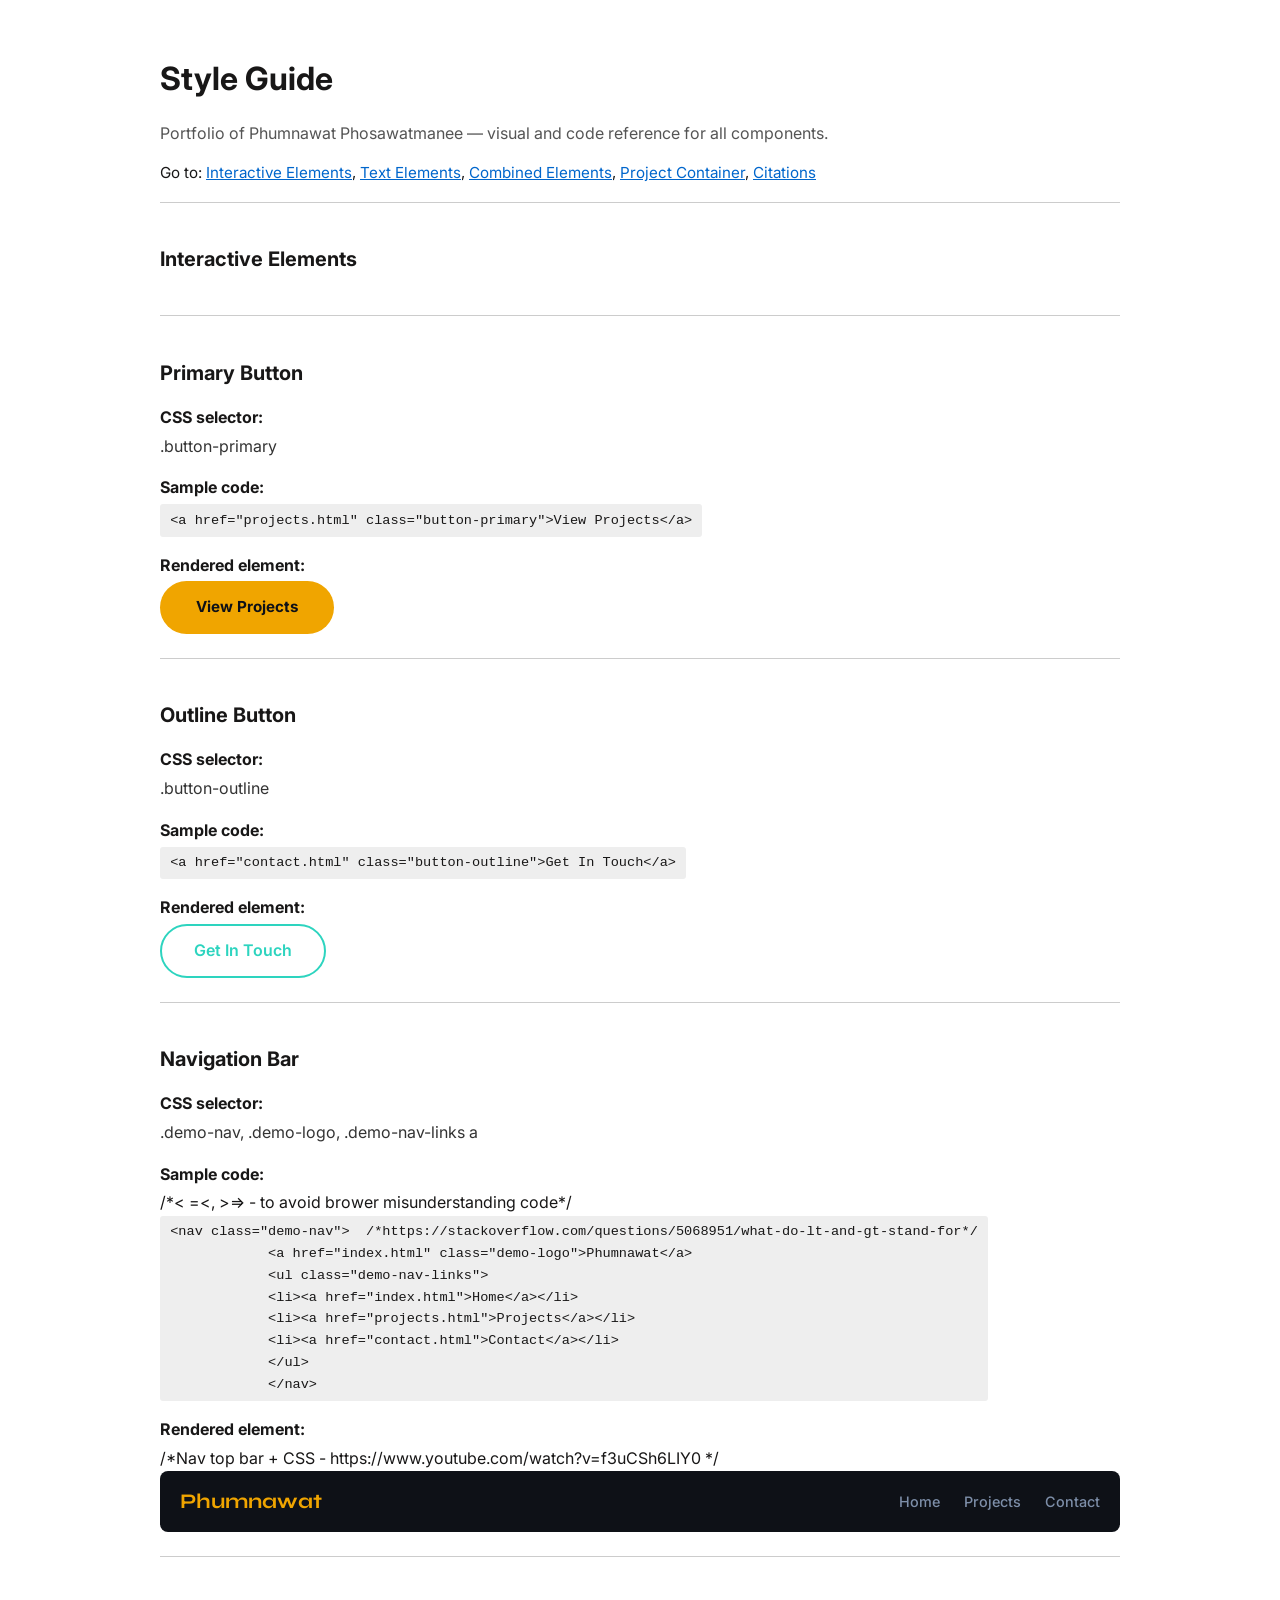
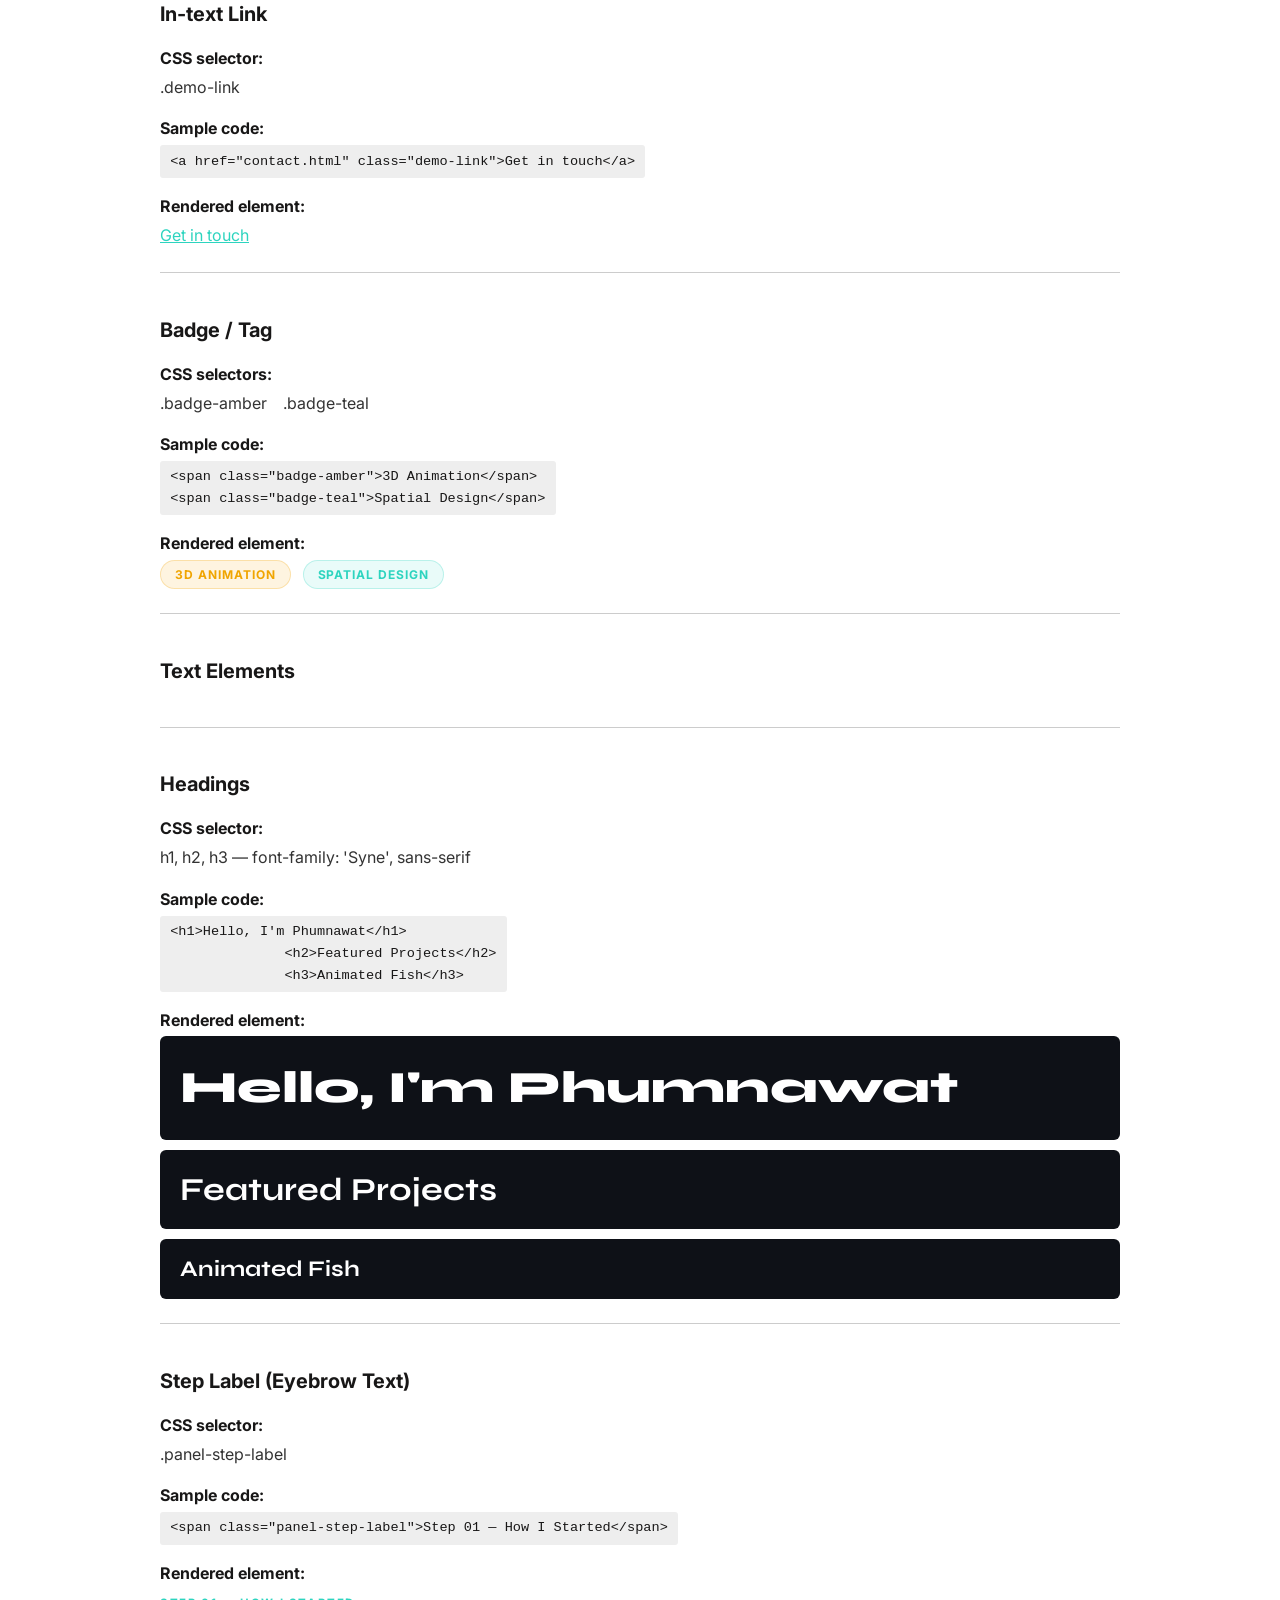
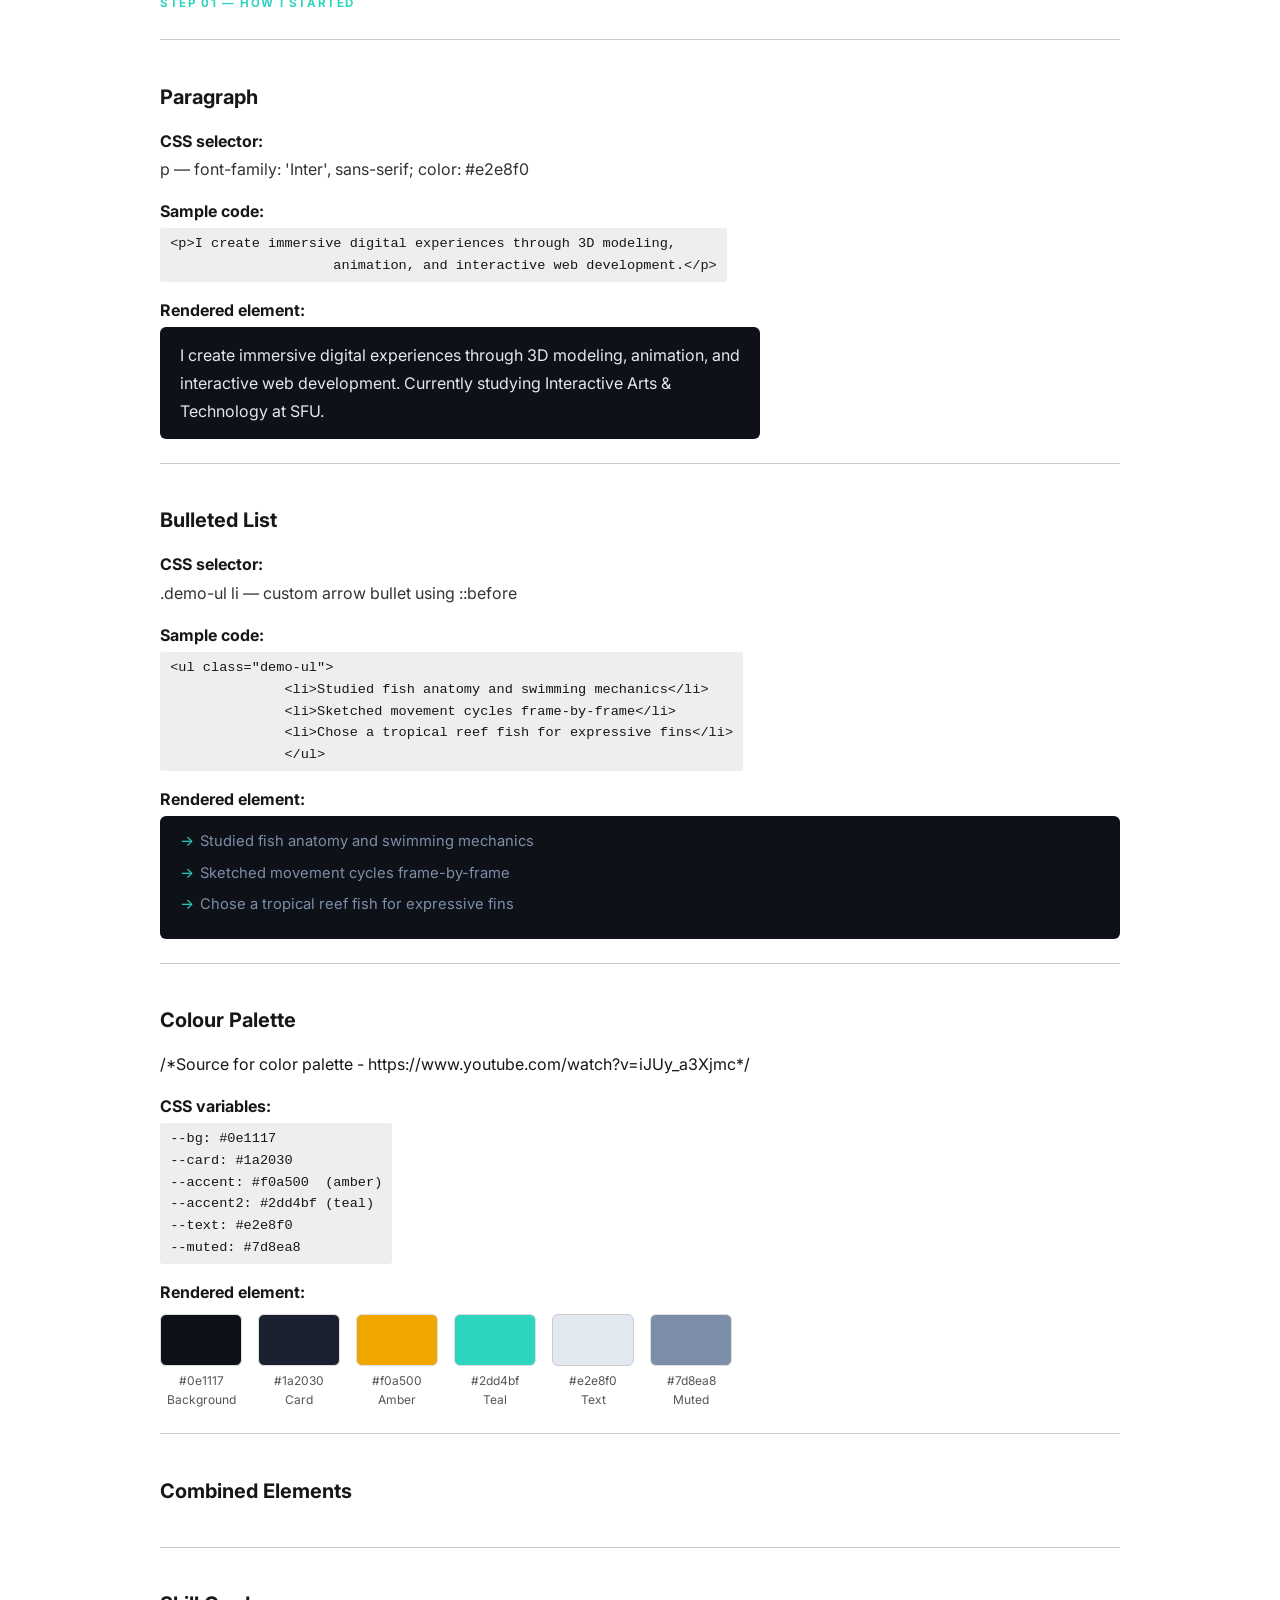
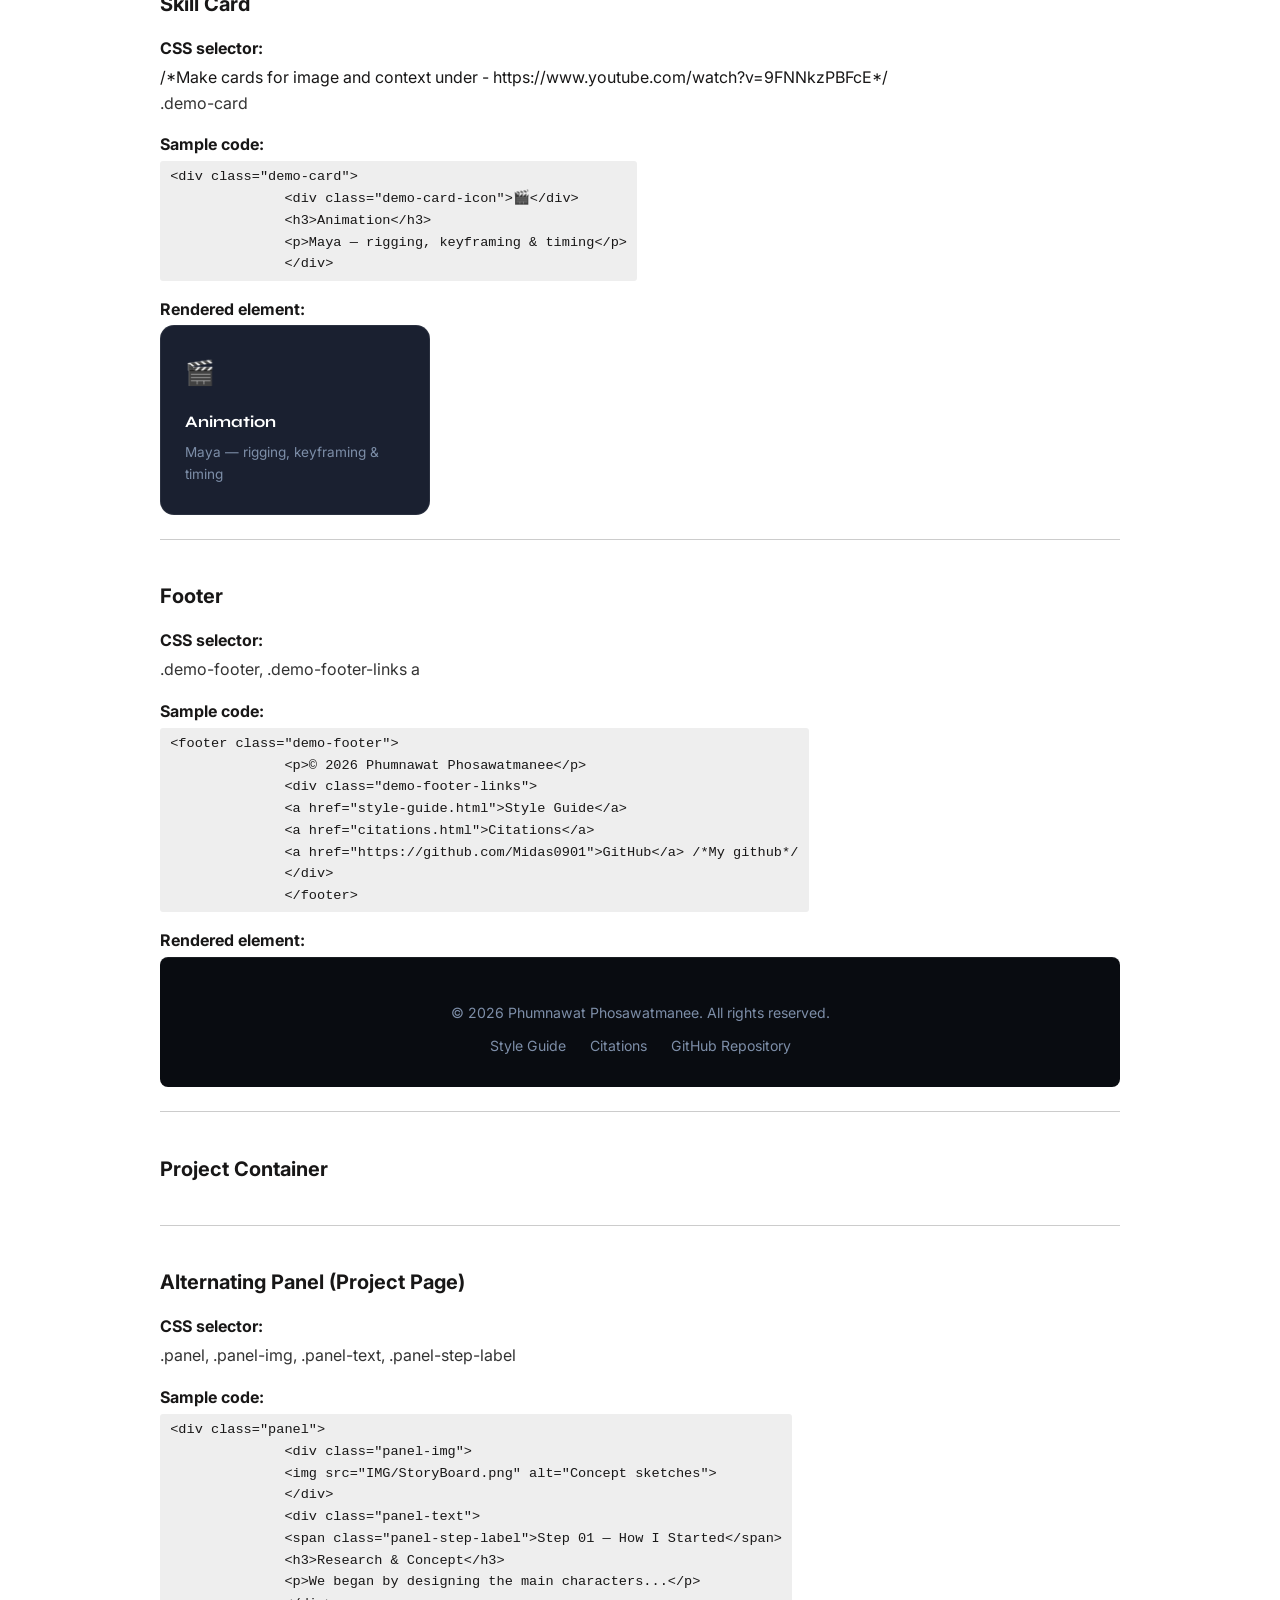
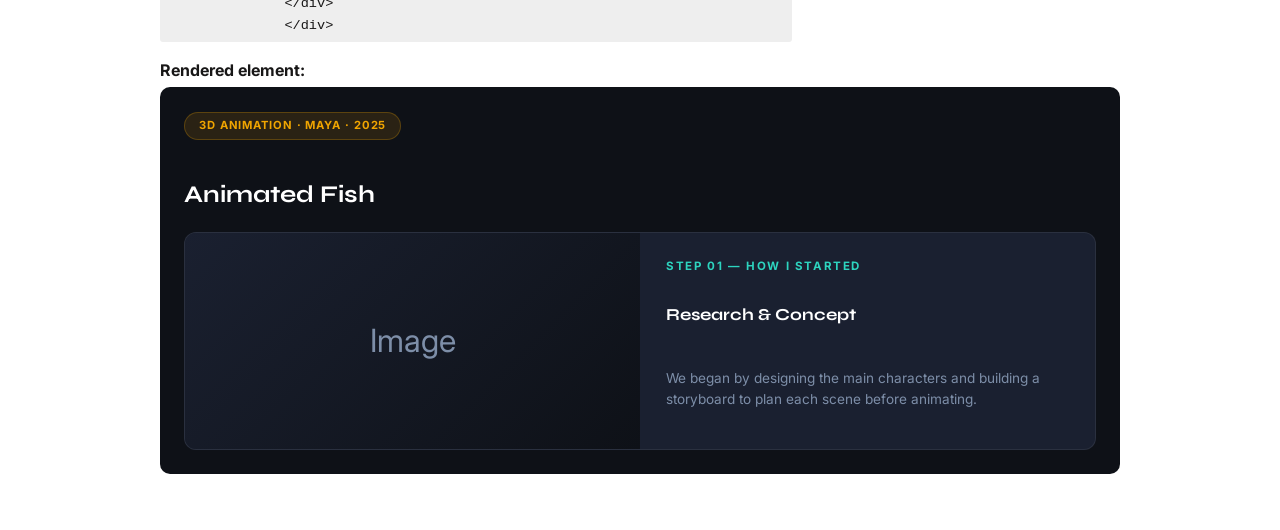
<file: index.html>
<!DOCTYPE html>
<html lang="en">
<head>
    <meta charset="UTF-8">
    <meta name="viewport" content="width=device-width, initial-scale=1.0">
    <title>Style Guide — Phumnawat Phosawatmanee</title>
    <link rel="stylesheet" href="https://fonts.googleapis.com/css2?family=Inter:wght@400;500;600;700&family=Syne:wght@700;800&display=swap">
    <link rel="stylesheet" href="https://cdnjs.cloudflare.com/ajax/libs/font-awesome/6.5.0/css/all.min.css">
    <link rel="stylesheet" href="main.css">
</head>
<body>

    <h1>Style Guide</h1>
    <p class="intro-desc">Portfolio of Phumnawat Phosawatmanee — visual and code reference for all components.</p>

    <p class="jump-links">
        Go to:
        <a href="#interactive">Interactive Elements</a>,
        <a href="#text">Text Elements</a>,
        <a href="#combined">Combined Elements</a>,
        <a href="#project">Project Container</a>,
        <a href="citations.html">Citations</a>
    </p>

    <!--  INTERACTIVE ELEMENTS -->
    <section id="interactive">
        <h2>Interactive Elements</h2>
    </section>

    <!-- Primary Button --> 
    <!-- Source - https://www.youtube.com/watch?v=PTVXnOrQoBQ --> 
     <!-- Hover effects--> 
    <section>
        <h2>Primary Button</h2>

        <p class="sg-label">CSS selector:</p>
        <p class="sg-value">.button-primary</p>

        <p class="sg-label">Sample code:</p>
        <code>&lt;a href="projects.html" class="button-primary"&gt;View Projects&lt;/a&gt;</code>

        <p class="sg-label">Rendered element:</p>
        <a href="#" class="button-primary">View Projects</a>
    </section>

    <!-- Outline Button -->
    <!-- Source - https://www.youtube.com/watch?v=PTVXnOrQoBQ --> 
    <!-- Hover effects - change color--> 
    <section>
        <h2>Outline Button</h2>

        <p class="sg-label">CSS selector:</p>
        <p class="sg-value">.button-outline</p>

        <p class="sg-label">Sample code:</p>
        <code>&lt;a href="contact.html" class="button-outline"&gt;Get In Touch&lt;/a&gt;</code>

        <p class="sg-label">Rendered element:</p>
        <a href="#" class="button-outline">Get In Touch</a>
    </section>

    <!-- Navigation -->
    <section>
        <h2>Navigation Bar</h2>

        <p class="sg-label">CSS selector:</p>
        <p class="sg-value">.demo-nav, .demo-logo, .demo-nav-links a</p>

        <p class="sg-label">Sample code:</p>/*&lt =<, &gt=> - to avoid brower misunderstanding code*/
        <code>&lt;nav class="demo-nav"&gt;  /*https://stackoverflow.com/questions/5068951/what-do-lt-and-gt-stand-for*/
            &lt;a href="index.html" class="demo-logo"&gt;Phumnawat&lt;/a&gt;
            &lt;ul class="demo-nav-links"&gt;
            &lt;li&gt;&lt;a href="index.html"&gt;Home&lt;/a&gt;&lt;/li&gt;
            &lt;li&gt;&lt;a href="projects.html"&gt;Projects&lt;/a&gt;&lt;/li&gt;
            &lt;li&gt;&lt;a href="contact.html"&gt;Contact&lt;/a&gt;&lt;/li&gt;
            &lt;/ul&gt;
            &lt;/nav&gt;</code>

        <p class="sg-label">Rendered element:</p> /*Nav top bar + CSS - https://www.youtube.com/watch?v=f3uCSh6LIY0 */
        <nav class="demo-nav">
            <a href="#" class="demo-logo">Phumnawat</a>
            <ul class="demo-nav-links">
                <li><a href="#">Home</a></li>
                <li><a href="#">Projects</a></li>
                <li><a href="#">Contact</a></li>
            </ul>
        </nav>
    </section>

    <!-- In-text link -->
    <section>
        <h2>In-text Link</h2>

        <p class="sg-label">CSS selector:</p>
        <p class="sg-value">.demo-link</p>

        <p class="sg-label">Sample code:</p>
        <code>&lt;a href="contact.html" class="demo-link"&gt;Get in touch&lt;/a&gt;</code>

        <p class="sg-label">Rendered element:</p>
        <a href="#" class="demo-link">Get in touch</a>
    </section>

    <!-- Badge / Tag -->
    <section>
        <h2>Badge / Tag</h2>

        <p class="sg-label">CSS selectors:</p>
        <p class="sg-value">.badge-amber &nbsp;&nbsp; .badge-teal</p>

        <p class="sg-label">Sample code:</p>
        <code>&lt;span class="badge-amber"&gt;3D Animation&lt;/span&gt;
&lt;span class="badge-teal"&gt;Spatial Design&lt;/span&gt;</code>

        <p class="sg-label">Rendered element:</p>
        <span class="badge-amber">3D Animation</span>
        &nbsp;
        <span class="badge-teal">Spatial Design</span>
    </section>


    <!-- TEXT ELEMENTS -->
    <section id="text">
        <h2>Text Elements</h2>
    </section>

    <!-- Headings -->
    <section>
        <h2>Headings</h2>

        <p class="sg-label">CSS selector:</p>
        <p class="sg-value">h1, h2, h3 — font-family: 'Syne', sans-serif</p>

        <p class="sg-label">Sample code:</p>
        <code>&lt;h1&gt;Hello, I'm Phumnawat&lt;/h1&gt;
              &lt;h2&gt;Featured Projects&lt;/h2&gt;
              &lt;h3&gt;Animated Fish&lt;/h3&gt;</code>

        <p class="sg-label">Rendered element:</p>
        <div style="display:flex; flex-direction:column; gap:10px;">
            <h1 class="demo-h1">Hello, I'm Phumnawat</h1>
            <h2 class="demo-h2">Featured Projects</h2>
            <h3 class="demo-h3">Animated Fish</h3>
        </div>
    </section>

    <!-- Step label -->
    <section>
        <h2>Step Label (Eyebrow Text)</h2>

        <p class="sg-label">CSS selector:</p>
        <p class="sg-value">.panel-step-label</p>

        <p class="sg-label">Sample code:</p>
        <code>&lt;span class="panel-step-label"&gt;Step 01 — How I Started&lt;/span&gt;</code>

        <p class="sg-label">Rendered element:</p>
        <span class="demo-label">Step 01 — How I Started</span>
    </section>

    <!-- Paragraph -->
    <section>
        <h2>Paragraph</h2>

        <p class="sg-label">CSS selector:</p>
        <p class="sg-value">p — font-family: 'Inter', sans-serif; color: #e2e8f0</p>

        <p class="sg-label">Sample code:</p>
        <code>&lt;p&gt;I create immersive digital experiences through 3D modeling,
                    animation, and interactive web development.&lt;/p&gt;</code>

        <p class="sg-label">Rendered element:</p>
        <p class="demo-p">I create immersive digital experiences through 3D modeling, animation, and interactive web development. Currently studying Interactive Arts &amp; Technology at SFU.</p>
    </section>

    <!-- Bulleted list -->
    <section>
        <h2>Bulleted List</h2>

        <p class="sg-label">CSS selector:</p>
        <p class="sg-value">.demo-ul li — custom arrow bullet using ::before</p>

        <p class="sg-label">Sample code:</p>
        <code>&lt;ul class="demo-ul"&gt;
              &lt;li&gt;Studied fish anatomy and swimming mechanics&lt;/li&gt;
              &lt;li&gt;Sketched movement cycles frame-by-frame&lt;/li&gt;
              &lt;li&gt;Chose a tropical reef fish for expressive fins&lt;/li&gt;
              &lt;/ul&gt;</code>

        <p class="sg-label">Rendered element:</p>
        <ul class="demo-ul">
            <li>Studied fish anatomy and swimming mechanics</li>
            <li>Sketched movement cycles frame-by-frame</li>
            <li>Chose a tropical reef fish for expressive fins</li>
        </ul>
    </section>

    <!-- Colour palette -->
    <section>
        <h2>Colour Palette</h2>
/*Source for color palette - https://www.youtube.com/watch?v=iJUy_a3Xjmc*/
        <p class="sg-label">CSS variables:</p>
        <code>--bg: #0e1117
--card: #1a2030
--accent: #f0a500  (amber)
--accent2: #2dd4bf (teal)
--text: #e2e8f0
--muted: #7d8ea8</code>

        <p class="sg-label">Rendered element:</p>
        <div class="color-row">
            <div class="color-chip">
                <div class="color-chip-block" style="background:#0e1117;"></div>
                <p>#0e1117</p>
                <p>Background</p>
            </div>
            <div class="color-chip">
                <div class="color-chip-block" style="background:#1a2030;"></div>
                <p>#1a2030</p>
                <p>Card</p>
            </div>
            <div class="color-chip">
                <div class="color-chip-block" style="background:#f0a500;"></div>
                <p>#f0a500</p>
                <p>Amber</p>
            </div>
            <div class="color-chip">
                <div class="color-chip-block" style="background:#2dd4bf;"></div>
                <p>#2dd4bf</p>
                <p>Teal</p>
            </div>
            <div class="color-chip">
                <div class="color-chip-block" style="background:#e2e8f0; border:1px solid #ccc;"></div>
                <p>#e2e8f0</p>
                <p>Text</p>
            </div>
            <div class="color-chip">
                <div class="color-chip-block" style="background:#7d8ea8;"></div>
                <p>#7d8ea8</p>
                <p>Muted</p>
            </div>
        </div>
    </section>


    <!-- COMBINED ELEMENTS-->
    <section id="combined">
        <h2>Combined Elements</h2>
    </section>

    <!-- Skill card -->
    <section>
        <h2>Skill Card</h2>

        <p class="sg-label">CSS selector:</p> /*Make cards for image and context under - https://www.youtube.com/watch?v=9FNNkzPBFcE*/
        <p class="sg-value">.demo-card</p>

        <p class="sg-label">Sample code:</p>
        <code>&lt;div class="demo-card"&gt;
              &lt;div class="demo-card-icon"&gt;🎬&lt;/div&gt;
              &lt;h3&gt;Animation&lt;/h3&gt;
              &lt;p&gt;Maya — rigging, keyframing &amp; timing&lt;/p&gt;
              &lt;/div&gt;</code>

        <p class="sg-label">Rendered element:</p>
        <div class="demo-card">
            <div class="demo-card-icon">🎬</div>
            <h3>Animation</h3>
            <p>Maya — rigging, keyframing &amp; timing</p>
        </div>
    </section>

    <!-- Footer -->
    <section>
        <h2>Footer</h2>

        <p class="sg-label">CSS selector:</p>
        <p class="sg-value">.demo-footer, .demo-footer-links a</p>

        <p class="sg-label">Sample code:</p>
        <code>&lt;footer class="demo-footer"&gt;
              &lt;p&gt;© 2026 Phumnawat Phosawatmanee&lt;/p&gt;
              &lt;div class="demo-footer-links"&gt;
              &lt;a href="style-guide.html"&gt;Style Guide&lt;/a&gt;
              &lt;a href="citations.html"&gt;Citations&lt;/a&gt;
              &lt;a href="https://github.com/Midas0901"&gt;GitHub&lt;/a&gt; /*My github*/
              &lt;/div&gt;
              &lt;/footer&gt;</code>

        <p class="sg-label">Rendered element:</p>
        <footer class="demo-footer">
            <p>© 2026 Phumnawat Phosawatmanee. All rights reserved.</p>
            <div class="demo-footer-links">
                <a href="#">Style Guide</a>
                <a href="#">Citations</a>
                <a href="#">GitHub Repository</a>
            </div>
        </footer>
    </section>


    <!-- PROJECT CONTAINER -->
    <section id="project">
        <h2>Project Container</h2>
    </section>

    <section>
        <h2>Alternating Panel (Project Page)</h2>

        <p class="sg-label">CSS selector:</p>
        <p class="sg-value">.panel, .panel-img, .panel-text, .panel-step-label</p>

        <p class="sg-label">Sample code:</p>
        <code>&lt;div class="panel"&gt;
              &lt;div class="panel-img"&gt;
              &lt;img src="IMG/StoryBoard.png" alt="Concept sketches"&gt;
              &lt;/div&gt;
              &lt;div class="panel-text"&gt;
              &lt;span class="panel-step-label"&gt;Step 01 — How I Started&lt;/span&gt;
              &lt;h3&gt;Research &amp; Concept&lt;/h3&gt;
              &lt;p&gt;We began by designing the main characters...&lt;/p&gt;
              &lt;/div&gt;
              &lt;/div&gt;</code>

        <p class="sg-label">Rendered element:</p>
        <div class="demo-project-container">
            <span class="demo-project-tag">3D Animation · Maya · 2025</span>
            <h3 class="demo-project-title">Animated Fish</h3>

            <div class="demo-panel">
                <div class="demo-panel-img">Image</div>
                <div class="demo-panel-text">
                    <span class="demo-label">Step 01 — How I Started</span>
                    <h3>Research &amp; Concept</h3>
                    <p>We began by designing the main characters and building a storyboard to plan each scene before animating.</p>
                </div>
            </div>
        </div>
    </section>

</body>
</html>
</file>
<file: main.css>
/* main.css — Style Guide page only */
/* Source - https://www.w3schools.com/cssref/index.php*/
body {
    font-family: 'Inter', sans-serif; /*font style*/
    background: #ffffff;
    color: #181717; /*font color*/
    padding: 2rem 3rem;
    max-width: 960px;
    margin: 0 auto;
    line-height: 1.6;
}

h1 {
    font-size: 2rem; /*font size only for h1 text class*/
    margin-bottom: 0.3rem;
}

.intro-desc {
    color: #555;
    margin-bottom: 0.4rem;
}

.jump-links {
    margin-bottom: 1rem;
    font-size: 0.95rem;
}

.jump-links a {
    color: #0066cc;
}

/* Section dividers */
section {
    border-top: 1px solid #ccc;
    padding: 1.5rem 0;
    margin: 0;
}

section h2 {
    font-size: 1.25rem;
    margin-bottom: 1rem;
}

/* Label rows */
.sg-label {
    font-weight: 700;
    margin-bottom: 0.2rem;
    margin-top: 1rem; /*space between each text*/
}

.sg-value {
    color: #333;
    margin-top: 0;
    margin-bottom: 0.8rem;
}

/* Code block */
code {
    display: inline-block;
    background: #eeeeee;
    padding: 0.4em 0.75em;
    font-family: 'Courier New', monospace;
    font-size: 0.85rem;
    border-radius: 3px;
    white-space: pre;
}

/*ACTUAL SITE COMPONENTS */

/*  Colours  */
.color-row {
    display: flex;
    gap: 16px;
    flex-wrap: wrap;
    margin-top: 0.5rem;
}

.color-chip {
    text-align: center;
}

.color-chip-block {
    width: 80px;
    height: 50px;
    border-radius: 6px;
    border: 1px solid #ddd;
    margin-bottom: 5px;
}

.color-chip p {
    font-size: 0.75rem;
    color: #555;
    margin: 0;
}

/* --- Navigation bar --- */
.demo-nav {
    display: flex;
    justify-content: space-between;
    align-items: center;
    padding: 14px 20px;
    background: #0e1117;
    border-radius: 8px;
}

.demo-logo {
    font-family: 'Syne', sans-serif;
    font-size: 1.3rem;
    font-weight: 700;
    color: #f0a500;
    text-decoration: none; /*delete underline for link text*/
}

.demo-nav-links {
    list-style: none;
    display: flex;
    gap: 24px;
    margin: 0;
    padding: 0;
}

.demo-nav-links a {
    color: #7d8ea8;
    text-decoration: none;
    font-weight: 500;
    font-size: 0.9rem;
    transition: color 0.25s;
}

.demo-nav-links a:hover {
    color: #ffffff;
}

/* --- Headings --- */
.demo-h1 {
    font-family: 'Syne', sans-serif;
    font-size: 2.8rem;
    font-weight: 800;
    color: #ffffff;
    background: #0e1117;
    padding: 16px 20px;
    border-radius: 6px;
    margin: 0;
}

.demo-h2 {
    font-family: 'Syne', sans-serif;
    font-size: 2rem;
    font-weight: 700;
    color: #ffffff;
    background: #0e1117;
    padding: 14px 20px;
    border-radius: 6px;
    margin: 0;
}

.demo-h3 {
    font-family: 'Syne', sans-serif;
    font-size: 1.4rem;
    font-weight: 700;
    color: #ffffff;
    background: #0e1117;
    padding: 12px 20px;
    border-radius: 6px;
    margin: 0;
}

/* --- Paragraph --- */
.demo-p {
    color: #e2e8f0;
    font-size: 1rem;
    line-height: 1.75;/*Set the line height.*/
    background: #0e1117;
    padding: 14px 20px;
    border-radius: 6px;
    margin: 0;
    max-width: 560px;
}

/* --- Step label (eyebrow text) --- */
.demo-label {
    font-size: 0.72rem;
    font-weight: 700;
    letter-spacing: 0.14em;
    text-transform: uppercase; /*Convert all English letters to uppercase.*/
    color: #2dd4bf;
}

/* --- Primary button --- */
.button-primary {
    display: inline-block;
    padding: 14px 36px;
    background: #f0a500;
    color: #0e1117;
    font-weight: 700;
    font-size: 0.95rem;
    border-radius: 50px;
    text-decoration: none;
    transition: background 0.3s, transform 0.3s;
}

.button-primary:hover {
    background: #ffbb33;
    transform: translateY(-3px);
}

/* --- Outline button --- */
.button-outline {
    display: inline-block;
    padding: 12px 32px;
    background: transparent;
    color: #2dd4bf;
    border: 2px solid #2dd4bf;
    border-radius: 50px;
    font-weight: 600;
    text-decoration: none;
    transition: background 0.3s, color 0.3s;
}

.button-outline:hover {
    background: #2dd4bf;
    color: #0e1117;
}

/* --- In-text link --- */
.demo-link {
    color: #2dd4bf;
    text-decoration: underline;
    font-size: 1rem;
}

/* --- Skill card --- */
.demo-card {
    background: #1a2030;
    border: 1px solid rgba(255,255,255,0.07);
    border-radius: 14px;
    padding: 28px 24px;
    max-width: 220px; /*card maximum width 220px can't be more than 220*/
    transition: border-color 0.3s, transform 0.3s;
}

.demo-card:hover {
    border-color: rgba(240,165,0,0.3);
    transform: translateY(-4px); /*moving hovering*/
}

.demo-card-icon {
    font-size: 1.5rem;
    margin-bottom: 12px;
}

.demo-card h3 {
    font-family: 'Syne', sans-serif;
    font-size: 1rem;
    color: #ffffff;
    margin-bottom: 8px;
}

.demo-card p {
    font-size: 0.85rem;
    color: #7d8ea8;
    margin: 0;
}

/* --- Badge / tag --- */
.badge-amber {
    display: inline-block;
    padding: 4px 14px;
    background: rgba(240,165,0,0.12);
    color: #f0a500;
    border: 1px solid rgba(240,165,0,0.25);
    border-radius: 50px;
    font-size: 0.75rem;
    font-weight: 700;
    letter-spacing: 0.08em;
    text-transform: uppercase;
    text-decoration: none;
}

.badge-teal {
    display: inline-block;
    padding: 4px 14px;
    background: rgba(45,212,191,0.10);
    color: #2dd4bf;
    border: 1px solid rgba(45,212,191,0.25);
    border-radius: 50px;
    font-size: 0.75rem;
    font-weight: 700;
    letter-spacing: 0.08em;
    text-transform: uppercase;
    text-decoration: none;
}

/* --- Bulleted list --- */
.demo-ul {
    list-style: none;
    padding: 0;
    background: #0e1117;
    padding: 14px 20px;
    border-radius: 6px;
    margin: 0;
}

.demo-ul li {
    color: #7d8ea8;
    font-size: 0.92rem;
    padding-left: 20px;
    position: relative;
    margin-bottom: 8px;
    line-height: 1.6;
}

.demo-ul li::before {
    content: '→';
    position: absolute;
    left: 0;
    color: #2dd4bf;
}

/* --- Footer --- */
.demo-footer {
    background: #090c11;
    padding: 30px 20px;
    border-top: 1px solid rgba(255,255,255,0.07);
    text-align: center;
    border-radius: 8px;
}

.demo-footer p {
    color: #7d8ea8;
    font-size: 0.88rem;
    margin-bottom: 10px;
}

.demo-footer-links {
    display: flex; /*change to horizontal elements */
    justify-content: center; /*center content*/
    gap: 24px;
    flex-wrap: wrap; /*New line, automatic truncation.*/
}

.demo-footer-links a {
    color: #7d8ea8;
    font-size: 0.88rem;
    text-decoration: none;
    transition: color 0.2s;
}

.demo-footer-links a:hover {
    color: #f0a500;
}

/* PROJECT CONTAINER */

.demo-project-container {
    background: #0e1117;
    border-radius: 10px;
    padding: 24px;
}

.demo-project-tag {
    display: inline-block;
    background: rgba(240,165,0,0.12);
    color: #f0a500;
    border: 1px solid rgba(240,165,0,0.25);
    padding: 4px 14px;
    border-radius: 50px;
    font-size: 0.7rem;
    font-weight: 700;
    letter-spacing: 0.08em;
    text-transform: uppercase;
    margin-bottom: 12px;
}

.demo-project-title {
    font-family: 'Syne', sans-serif;
    font-size: 1.5rem;
    color: #ffffff;
    margin-bottom: 18px;
}

.demo-panel {
    display: grid;
    grid-template-columns: 1fr 1fr;
    gap: 0;
    border-radius: 12px;
    overflow: hidden;
    border: 1px solid rgba(255,255,255,0.07);
    background: #1a2030;
}

.demo-panel-img {
    background: linear-gradient(135deg, #1a2030 0%, #0e1117 100%);
    display: flex;
    align-items: center;
    justify-content: center;
    min-height: 160px;
    font-size: 2rem;
    color: #7d8ea8;
}

.demo-panel-text {
    padding: 24px 26px;
    display: flex;
    flex-direction: column;
    justify-content: center;
    gap: 8px;
}

.demo-panel-text .demo-label {
    margin-bottom: 2px;
}

.demo-panel-text h3 {
    font-family: 'Syne', sans-serif;
    font-size: 1.05rem;
    color: #ffffff;
}

.demo-panel-text p {
    font-size: 0.85rem;
    color: #7d8ea8;
    line-height: 1.6;
}

@media (max-width: 600px) { /*responsive max600px if less than that reduce to 1 column*/
    .demo-panel {
        grid-template-columns: 1fr;
    }
}
        /* Page-specific additions */
        .cite-item {
            margin-bottom: 1.2rem;
        }

        .cite-item .sg-label {
            margin-top: 0;
        }

        .cite-link {
            color: #0066cc;
            word-break: break-all;
        }

        .cite-note {
            color: #555;
            font-size: 0.92rem;
            margin-top: 0.2rem;
        }
</file>
